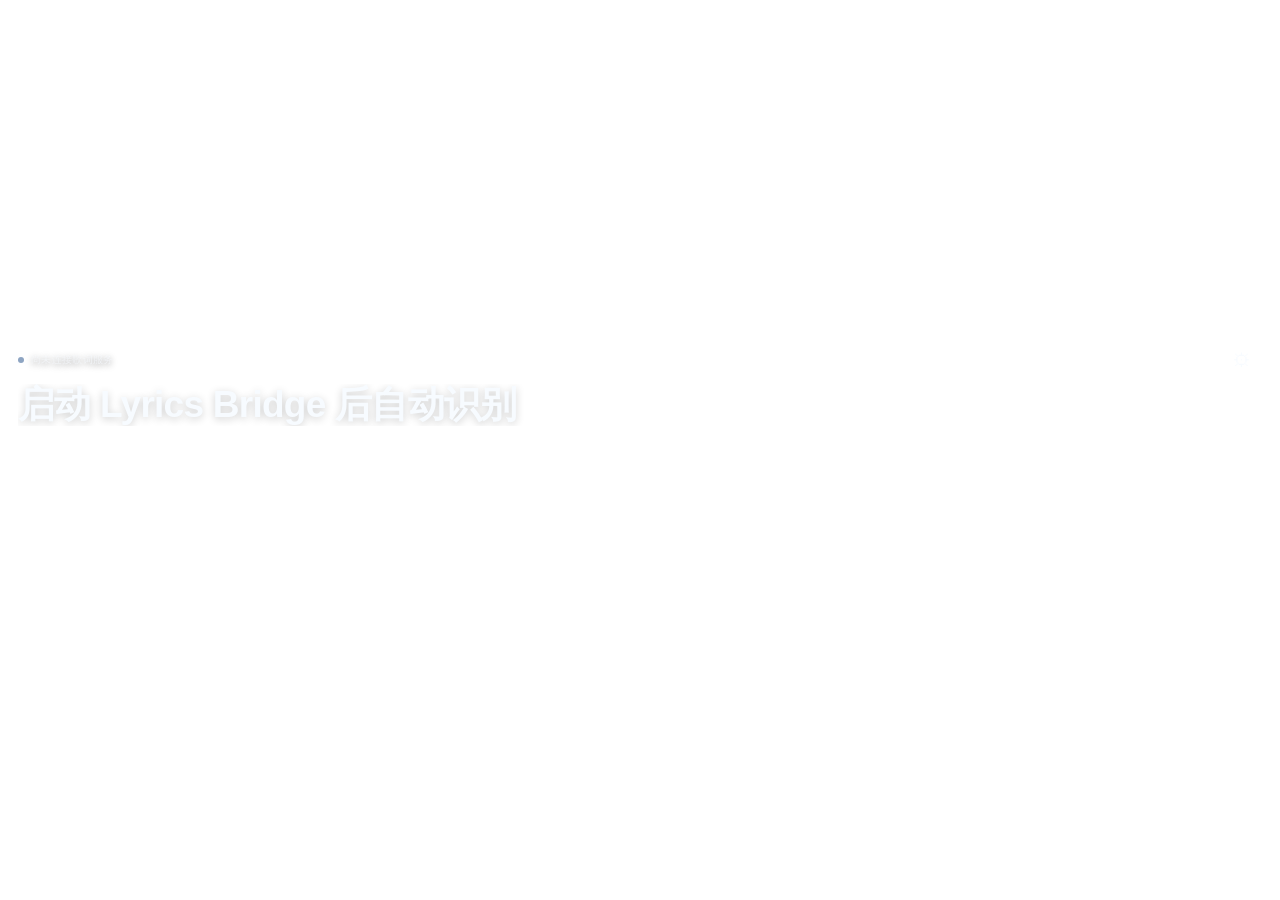
<file: widgets/netease-lyrics-glass/index.html>
<!doctype html>
<html lang="zh-CN">
  <head>
    <meta charset="UTF-8" />
    <meta name="viewport" content="width=device-width, initial-scale=1.0" />
    <meta name="color-scheme" content="dark light" />
    <title>网易云双语歌词</title>
    <link rel="stylesheet" href="./styles.css?v=0.1.14" />
  </head>
  <body>
    <main id="widget-root" class="widget-shell" aria-live="polite">
      <section class="lyrics-card">
        <div class="card-topline">
          <div class="eyebrow"><span class="status-dot" aria-hidden="true"></span><span id="state-label">正在启动歌词组件…</span></div>
          <button id="settings-toggle" class="icon-button" type="button" aria-label="打开歌词设置" aria-controls="settings-panel" aria-expanded="false" title="歌词设置">⚙</button>
        </div>
        <div class="lyrics" role="status">
          <div id="current-slot" class="lyric-slot current-slot">
            <p id="current-original" class="lyric-text current-original">
              <span id="current-original-zh" class="font-anchor" aria-hidden="true"></span>
              <span id="current-original-ja" class="font-anchor" aria-hidden="true"></span>
              <span id="current-original-latin" class="font-anchor" aria-hidden="true"></span>
            </p>
            <p id="current-translation" class="lyric-text current-translation" data-empty="true">
              <span id="current-translation-text"></span>
            </p>
          </div>
          <div id="next-slot" class="lyric-slot next-slot" data-empty="true">
            <p id="next-original" class="lyric-text next-original"><span id="next-original-text"></span></p>
            <p id="next-translation" class="lyric-text next-translation" data-empty="true"><span id="next-translation-text"></span></p>
          </div>
        </div>
        <aside id="settings-panel" class="settings-panel" hidden aria-label="歌词设置">
          <div class="settings-heading">
            <strong>歌词外观</strong>
            <div class="settings-actions">
              <span>自动保存</span>
              <button id="settings-close" class="settings-close" type="button" aria-label="关闭歌词设置" title="关闭">×</button>
            </div>
          </div>
          <label class="setting-row" for="font-size-input"><span>字号</span><input id="font-size-input" type="range" min="16" max="48" step="1" /><output id="font-size-output" for="font-size-input">26px</output></label>
          <label class="setting-row" for="max-chars-input"><span>长度</span><input id="max-chars-input" type="range" min="20" max="180" step="1" /><output id="max-chars-output" for="max-chars-input">56</output></label>
          <label class="setting-row" for="color-input"><span>文字颜色</span><input id="color-input" type="color" /></label>
        </aside>
      </section>
    </main>
    <script src="qrc:///qtwebchannel/qwebchannel.js"></script>
    <script src="./app.runtime.js?v=0.1.14"></script>
  </body>
</html>
</file>
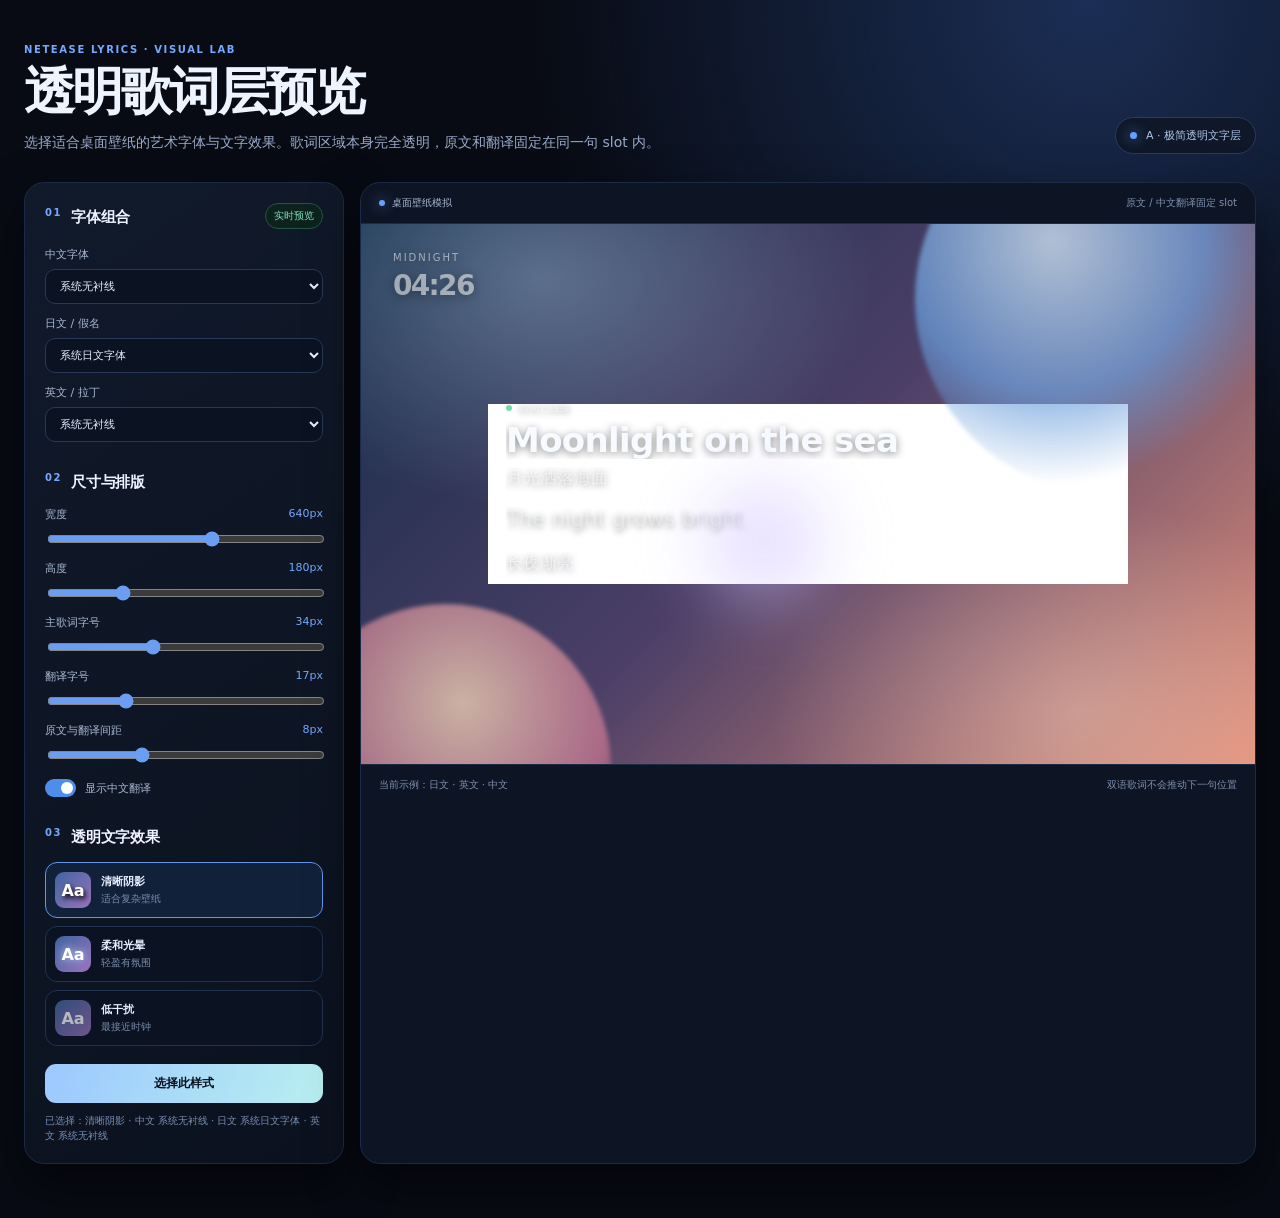
<file: widgets/netease-lyrics-glass/visual-style.html>
<!doctype html>
<html lang="zh-CN">
  <head>
    <meta charset="UTF-8" />
    <meta name="viewport" content="width=device-width, initial-scale=1.0" />
    <meta name="color-scheme" content="dark" />
    <title>歌词透明视觉预览</title>
    <link rel="stylesheet" href="./visual-preview.css" />
  </head>
  <body>
    <main class="preview-app">
      <header class="page-header">
        <div>
          <p class="kicker">NETEASE LYRICS · VISUAL LAB</p>
          <h1>透明歌词层预览</h1>
          <p class="intro">选择适合桌面壁纸的艺术字体与文字效果。歌词区域本身完全透明，原文和翻译固定在同一句 slot 内。</p>
        </div>
        <div class="header-badge"><span class="badge-dot"></span>A · 极简透明文字层</div>
      </header>

      <section class="workspace">
        <aside class="control-panel" aria-label="预览设置">
          <div class="panel-heading"><div><span class="section-label">01</span><h2>字体组合</h2></div><span class="live-pill">实时预览</span></div>
          <label class="field"><span>中文字体</span><select id="font-zh"></select></label>
          <label class="field"><span>日文 / 假名</span><select id="font-ja"></select></label>
          <label class="field"><span>英文 / 拉丁</span><select id="font-latin"></select></label>

          <div class="panel-heading compact-heading"><div><span class="section-label">02</span><h2>尺寸与排版</h2></div></div>
          <label class="range-field"><span>宽度 <output id="width-output">640px</output></span><input id="width-input" type="range" min="160" max="960" step="10" value="640" /></label>
          <label class="range-field"><span>高度 <output id="height-output">180px</output></span><input id="height-input" type="range" min="96" max="420" step="4" value="180" /></label>
          <label class="range-field"><span>主歌词字号 <output id="font-size-output">34px</output></span><input id="font-size-input" type="range" min="16" max="64" value="34" /></label>
          <label class="range-field"><span>翻译字号 <output id="translation-size-output">17px</output></span><input id="translation-size-input" type="range" min="10" max="36" value="17" /></label>
          <label class="range-field"><span>原文与翻译间距 <output id="gap-output">8px</output></span><input id="gap-input" type="range" min="0" max="24" value="8" /></label>
          <label class="switch-field"><span>显示中文翻译</span><input id="translation-toggle" type="checkbox" checked /><span class="switch-ui"></span></label>

          <div class="panel-heading compact-heading"><div><span class="section-label">03</span><h2>透明文字效果</h2></div></div>
          <div id="style-choice" class="style-grid" role="radiogroup" aria-label="透明文字效果">
            <button id="style-transparent-shadow" class="style-choice active" type="button" aria-pressed="true"><span class="style-swatch shadow-swatch">Aa</span><span><strong>清晰阴影</strong><small>适合复杂壁纸</small></span></button>
            <button id="style-transparent-glow" class="style-choice" type="button" aria-pressed="false"><span class="style-swatch glow-swatch">Aa</span><span><strong>柔和光晕</strong><small>轻盈有氛围</small></span></button>
            <button id="style-transparent-soft" class="style-choice" type="button" aria-pressed="false"><span class="style-swatch soft-swatch">Aa</span><span><strong>低干扰</strong><small>最接近时钟</small></span></button>
          </div>
          <button id="select-style-button" class="primary-button" type="button">选择此样式</button>
          <p id="selection-summary" class="selection-summary" aria-live="polite"></p>
        </aside>

        <section class="stage" aria-label="歌词预览画布">
          <div class="stage-toolbar"><span><i class="toolbar-dot blue"></i>桌面壁纸模拟</span><span>原文 / 中文翻译固定 slot</span></div>
          <div class="wallpaper wallpaper-a">
            <div class="orb orb-one"></div><div class="orb orb-two"></div><div class="orb orb-three"></div>
            <div class="wallpaper-label">MIDNIGHT<br /><strong>04:26</strong></div>
            <iframe id="lyrics-preview-frame" title="透明歌词组件预览" src="./index.html?__sapphireVisualPreview=interactive&v=0.1.14&preview=1"></iframe>
          </div>
          <div class="stage-hints"><span>当前示例：日文 · 英文 · 中文</span><span>双语歌词不会推动下一句位置</span></div>
        </section>
      </section>
    </main>
    <script type="module" src="./visual-preview.js"></script>
  </body>
</html>
</file>
<file: widgets/netease-lyrics-glass/styles.css>
:root {
  color-scheme: light dark;
  --lyric-size: 37px;
  --lyric-color: #f7fbff;
  --translation-size: 16px;
  --preview-size: 15px;
  --lyric-slot-height: 82px;
  --translation-gap: 9px;
  --font-zh: "Noto Sans SC", "Microsoft YaHei", sans-serif;
  --font-ja: "Yu Gothic UI", "Noto Sans JP", sans-serif;
  --font-latin: "Atkinson Hyperlegible", "Aptos", sans-serif;
  --muted-color: rgb(247 251 255 / .64);
  --faint-color: rgb(247 251 255 / .32);
  --text-shadow-strength: .2;
  --text-glow-strength: .08;
  font-family: var(--font-zh);
}
* { box-sizing: border-box; }
html, body { width: 100%; height: 100%; margin: 0; overflow: hidden; background: transparent !important; }
body { min-width: 0; min-height: 0; color: var(--lyric-color); }
button, input { font: inherit; }
button { color: inherit; }

#widget-root {
  position: relative; width: 100%; height: 100%; min-width: 0; min-height: 0; overflow: hidden; isolation: isolate;
  padding: 12px 18px;
  color: var(--lyric-color);
  background: transparent !important;
  border: 0 !important;
  box-shadow: none !important;
}
#widget-root::before, #widget-root::after { content: none; }
.lyrics-card, .lyrics, .lyric-slot { background: transparent !important; border: 0 !important; box-shadow: none !important; }
.lyrics-card { position: relative; width: 100%; height: 100%; min-width: 0; display: flex; flex-direction: column; justify-content: center; gap: 4px; }
/* The formal widget is a text-only layer: decorative color washes are disabled. */
.card-topline { display: flex; align-items: center; justify-content: space-between; min-height: 18px; }
.eyebrow { display: flex; align-items: center; gap: 7px; min-width: 0; color: var(--muted-color); font-size: 10px; letter-spacing: .03em; text-shadow: 0 2px 6px rgb(0 0 0 / .38); }
.status-dot { width: 6px; height: 6px; flex: 0 0 auto; border-radius: 50%; background: #8da4c2; box-shadow: 0 0 8px currentColor; }
[data-state='ready'] .status-dot { background: #73dbad; }
[data-state='warning'] .status-dot, [data-state='error'] .status-dot { background: #ffb579; }
.icon-button { width: 40px; height: 40px; min-width: 40px; min-height: 40px; flex: 0 0 auto; display: inline-grid; place-items: center; padding: 0; border: 0; border-radius: 50%; color: var(--lyric-color); background: transparent; box-shadow: none; font-size: 18px; line-height: 1; cursor: pointer; transition: color .2s, background .2s, border-color .2s, box-shadow .2s, transform .2s; }
.icon-button:hover, .icon-button:focus-visible { color: var(--lyric-color); background: rgb(255 255 255 / .12); border-color: rgb(255 255 255 / .6); box-shadow: 0 4px 12px rgb(0 0 0 / .3); outline: none; }
.icon-button:disabled { opacity: .32; cursor: default; }
.icon-button:active:not(:disabled) { transform: scale(.92); }
.lyrics { min-width: 0; display: grid; align-content: center; gap: 2px; white-space: normal; }
.lyric-slot { min-width: 0; min-height: var(--lyric-slot-height); display: grid; grid-template-rows: minmax(0, 1fr) minmax(0, 1fr); align-content: center; gap: var(--translation-gap); transition: opacity .22s ease, transform .22s ease; }
.lyric-slot[data-empty='true'] { opacity: 0; pointer-events: none; }
.lyric-text { min-width: 0; height: 100%; margin: 0; overflow: hidden; overflow-wrap: anywhere; text-overflow: ellipsis; }
.current-original, .next-original { display: block; font-family: var(--font-zh); }
#current-original { color: var(--lyric-color); font-size: var(--lyric-size); line-height: 1.12; font-weight: 600; letter-spacing: -.02em; text-shadow: 0 2px 8px rgb(0 0 0 / var(--text-shadow-strength)), 0 0 2px rgb(255 255 255 / var(--text-glow-strength)); }
#current-translation, #next-translation { color: var(--muted-color); font-family: var(--font-zh); font-size: var(--translation-size); line-height: 1.2; text-shadow: 0 2px 6px rgb(0 0 0 / calc(var(--text-shadow-strength) * .8)); }
#next-original { color: var(--faint-color); font-size: var(--preview-size); line-height: 1.16; text-shadow: 0 2px 6px rgb(0 0 0 / calc(var(--text-shadow-strength) * .8)); }
#current-translation[data-empty='true'], #next-translation[data-empty='true'] { visibility: hidden; }
.font-anchor { display: none; }
.script-zh { font-family: var(--font-zh); }
.script-ja { font-family: var(--font-ja); }
.script-latin { font-family: var(--font-latin); }
[data-layout='wide'] .lyrics { grid-template-columns: minmax(0, 1fr); }
[data-layout='wide'] .lyric-slot { --lyric-slot-height: 82px; }
[data-layout='compact'] { padding: 8px 12px; }
[data-layout='compact'] .card-topline { min-height: 10px; }
[data-layout='compact'] .eyebrow { font-size: 8px; }
[data-layout='compact'] .lyrics { gap: 1px; }
[data-layout='compact'] .lyric-slot { --lyric-slot-height: 52px; }
[data-layout='compact'] .lyric-text { white-space: nowrap; overflow: hidden; text-overflow: ellipsis; }
[data-layout='compact'] #current-original { font-size: min(var(--lyric-size), 22px); line-height: 1.05; }
[data-layout='compact'] #current-translation { font-size: min(var(--translation-size), 12px); line-height: 1.1; }
[data-layout='compact'] #next-slot { display: none; }
.settings-panel { position: absolute; z-index: 5; right: 0; top: 46px; width: min(260px, calc(100% - 4px)); padding: 12px; border: 1px solid rgb(255 255 255 / .3); border-radius: 16px; color: var(--lyric-color); background: rgb(12 18 30 / .72); box-shadow: 0 14px 32px rgb(0 0 0 / .3); backdrop-filter: blur(24px); }
.settings-heading { display: flex; align-items: center; justify-content: space-between; gap: 12px; margin-bottom: 8px; font-size: 12px; color: var(--lyric-color); }
.settings-actions { display: flex; align-items: center; gap: 8px; margin-left: auto; }
.settings-heading span { color: var(--muted-color); font-size: 10px; }
.settings-close { width: 32px; height: 32px; min-width: 32px; min-height: 32px; display: inline-grid; place-items: center; padding: 0; border: 1px solid rgb(255 255 255 / .3); border-radius: 10px; color: var(--muted-color); background: rgb(255 255 255 / .08); box-shadow: none; font-size: 22px; line-height: 1; cursor: pointer; transition: color .2s, background .2s, border-color .2s, transform .2s; }
.settings-close:hover, .settings-close:focus-visible { color: var(--lyric-color); background: rgb(255 255 255 / .16); border-color: rgb(255 255 255 / .62); outline: none; }
.settings-close:active { transform: scale(.94); }
.setting-row { display: grid; grid-template-columns: 54px 1fr 40px; align-items: center; gap: 8px; min-height: 28px; color: var(--muted-color); font-size: 11px; }
.setting-row input[type="range"] { width: 100%; accent-color: var(--lyric-color); }
.setting-row input[type="color"] { grid-column: 2 / 4; width: 100%; height: 22px; padding: 0; border: 0; border-radius: 7px; background: transparent; }
.setting-row output { text-align: right; color: var(--lyric-color); font-variant-numeric: tabular-nums; }
@media (max-width: 430px) { #widget-root { padding: 10px 14px; } #current-original { font-size: min(var(--lyric-size), 9vw); } }
@media (prefers-reduced-motion: reduce) { *, *::before, *::after { animation: none !important; transition: none !important; } }
</file>
<file: widgets/netease-lyrics-glass/visual-preview.css>
:root { color-scheme: dark; font-family: Inter, ui-sans-serif, system-ui, -apple-system, BlinkMacSystemFont, "Segoe UI", sans-serif; color: #edf4ff; background: #080b14; }
* { box-sizing: border-box; }
body { min-width: 320px; min-height: 100vh; margin: 0; background: radial-gradient(circle at 85% 0%, #1b2e55 0, transparent 34%), #080b14; }
button, input, select { font: inherit; }
button { cursor: pointer; }
.preview-app { width: min(1440px, calc(100% - 48px)); margin: 0 auto; padding: 44px 0 54px; }
.page-header { display: flex; justify-content: space-between; align-items: end; gap: 28px; margin-bottom: 28px; }
.kicker, .section-label { margin: 0 0 10px; color: #75a9ff; font-size: 10px; font-weight: 700; letter-spacing: .16em; }
h1, h2, p { margin: 0; } h1 { font-size: clamp(30px, 4vw, 52px); line-height: 1.04; letter-spacing: -.05em; } h2 { margin-top: 3px; font-size: 15px; letter-spacing: -.02em; }
.intro { max-width: 650px; margin-top: 13px; color: #9aaaca; font-size: 14px; line-height: 1.65; }
.header-badge, .live-pill { border: 1px solid #2a3b5d; border-radius: 999px; color: #afc5e8; background: #0f1728; }
.header-badge { display: flex; align-items: center; gap: 9px; padding: 10px 14px; font-size: 11px; white-space: nowrap; }
.badge-dot, .toolbar-dot { display: inline-block; width: 7px; height: 7px; border-radius: 50%; background: #64a0ff; box-shadow: 0 0 14px #64a0ff; }
.workspace { display: grid; grid-template-columns: 320px minmax(0, 1fr); gap: 16px; align-items: stretch; }
.control-panel { padding: 20px; border: 1px solid #1b2b47; border-radius: 20px; background: linear-gradient(145deg, #111a2b, #0b111e); box-shadow: 0 22px 50px #0008; }
.panel-heading { display: flex; justify-content: space-between; align-items: center; margin-bottom: 18px; } .compact-heading { margin-top: 28px; margin-bottom: 14px; }
.panel-heading > div { display: flex; align-items: start; gap: 9px; } .panel-heading .section-label { margin-top: 2px; }
.live-pill { padding: 5px 8px; color: #82dfbb; border-color: #245540; background: #0c231d; font-size: 10px; }
.field, .range-field { display: grid; gap: 7px; margin: 12px 0; color: #a9b9d4; font-size: 11px; } .field select { width: 100%; padding: 9px 10px; border: 1px solid #263958; border-radius: 10px; color: #e5efff; background: #0b1322; outline: none; } .field select:focus { border-color: #6399eb; }
.range-field span { display: flex; justify-content: space-between; } output { color: #75a9ff; font-variant-numeric: tabular-nums; }
input[type=range] { width: 100%; accent-color: #6b9df2; }
.switch-field { display: flex; align-items: center; gap: 9px; margin-top: 14px; color: #a9b9d4; font-size: 11px; } .switch-field input { position: absolute; opacity: 0; } .switch-ui { position: relative; order: -1; width: 31px; height: 18px; border-radius: 999px; background: #263958; transition: .2s; } .switch-ui::after { content: ""; position: absolute; top: 3px; left: 3px; width: 12px; height: 12px; border-radius: 50%; background: #a7b7d0; transition: .2s; } .switch-field input:checked + .switch-ui { background: #4e8eea; } .switch-field input:checked + .switch-ui::after { transform: translateX(13px); background: white; }
.style-grid { display: grid; gap: 8px; } .style-choice { display: flex; align-items: center; gap: 10px; padding: 9px; border: 1px solid #213250; border-radius: 12px; text-align: left; color: #a9b9d4; background: #0b1322; } .style-choice:hover, .style-choice.active { border-color: #6096e9; background: #12213a; } .style-choice strong, .style-choice small { display: block; } .style-choice strong { color: #e6efff; font-size: 11px; } .style-choice small { margin-top: 3px; color: #778cab; font-size: 10px; }
.style-swatch { display: grid; place-items: center; width: 36px; height: 36px; border-radius: 9px; color: white; font-size: 16px; font-weight: 700; background: linear-gradient(135deg, #3e659f, #9b72bd); } .shadow-swatch { text-shadow: 2px 3px 5px #000; } .glow-swatch { text-shadow: 0 0 9px #b5ddff; } .soft-swatch { opacity: .7; }
.primary-button { width: 100%; margin-top: 18px; padding: 11px 14px; border: 0; border-radius: 11px; color: #08111e; background: linear-gradient(110deg, #9cc8ff, #b8eff0); font-size: 12px; font-weight: 700; } .primary-button:hover { filter: brightness(1.08); } .selection-summary { min-height: 28px; margin-top: 10px; color: #7690b5; font-size: 10px; line-height: 1.5; }
.stage { min-width: 0; overflow: hidden; border: 1px solid #1b2b47; border-radius: 20px; background: #0d1423; box-shadow: 0 22px 50px #0008; } .stage-toolbar, .stage-hints { display: flex; justify-content: space-between; gap: 12px; padding: 13px 18px; color: #7f92b2; font-size: 10px; } .stage-toolbar { border-bottom: 1px solid #1b2b47; } .stage-toolbar span:first-child { display: flex; align-items: center; gap: 7px; color: #a9b9d4; } .toolbar-dot { width: 6px; height: 6px; } .stage-hints { border-top: 1px solid #1b2b47; }
.wallpaper { position: relative; display: grid; place-items: center; min-height: 540px; overflow: hidden; isolation: isolate; background: linear-gradient(135deg, #152c49, #4c3f67 49%, #e28e78); } .wallpaper::after { content: ""; position: absolute; inset: 0; z-index: -1; background: radial-gradient(ellipse at 20% 10%, #b8e2ff55, transparent 33%), radial-gradient(ellipse at 80% 90%, #ffd2ae55, transparent 30%); mix-blend-mode: screen; }
.orb { position: absolute; border-radius: 50%; filter: blur(2px); opacity: .72; } .orb-one { width: 390px; height: 390px; top: -120px; right: -50px; background: radial-gradient(circle at 35% 35%, #d7f2ff, #6a9edc 42%, transparent 68%); } .orb-two { width: 330px; height: 330px; bottom: -170px; left: -80px; background: radial-gradient(circle at 55% 30%, #ffdfbd, #ca7792 50%, transparent 70%); } .orb-three { width: 180px; height: 180px; top: 42%; left: 35%; background: radial-gradient(circle, #d2c5ff, transparent 70%); filter: blur(30px); }
.wallpaper-label { position: absolute; top: 26px; left: 32px; color: #ffffff8c; font-size: 10px; letter-spacing: .2em; line-height: 1.5; text-shadow: 0 2px 12px #0006; } .wallpaper-label strong { font-size: 28px; letter-spacing: -.06em; }
#lyrics-preview-frame { width: 640px; height: 180px; max-width: calc(100% - 40px); border: 0; background: transparent; }
@media (max-width: 900px) { .workspace { grid-template-columns: 1fr; } .control-panel { order: 2; } .stage { order: 1; } .wallpaper { min-height: 420px; } }
@media (max-width: 560px) { .preview-app { width: min(100% - 24px, 1440px); padding-top: 26px; } .page-header { align-items: start; flex-direction: column; } .header-badge { align-self: start; } .wallpaper { min-height: 360px; } #lyrics-preview-frame { max-width: calc(100% - 16px); } .stage-hints { flex-direction: column; } }
</file>
